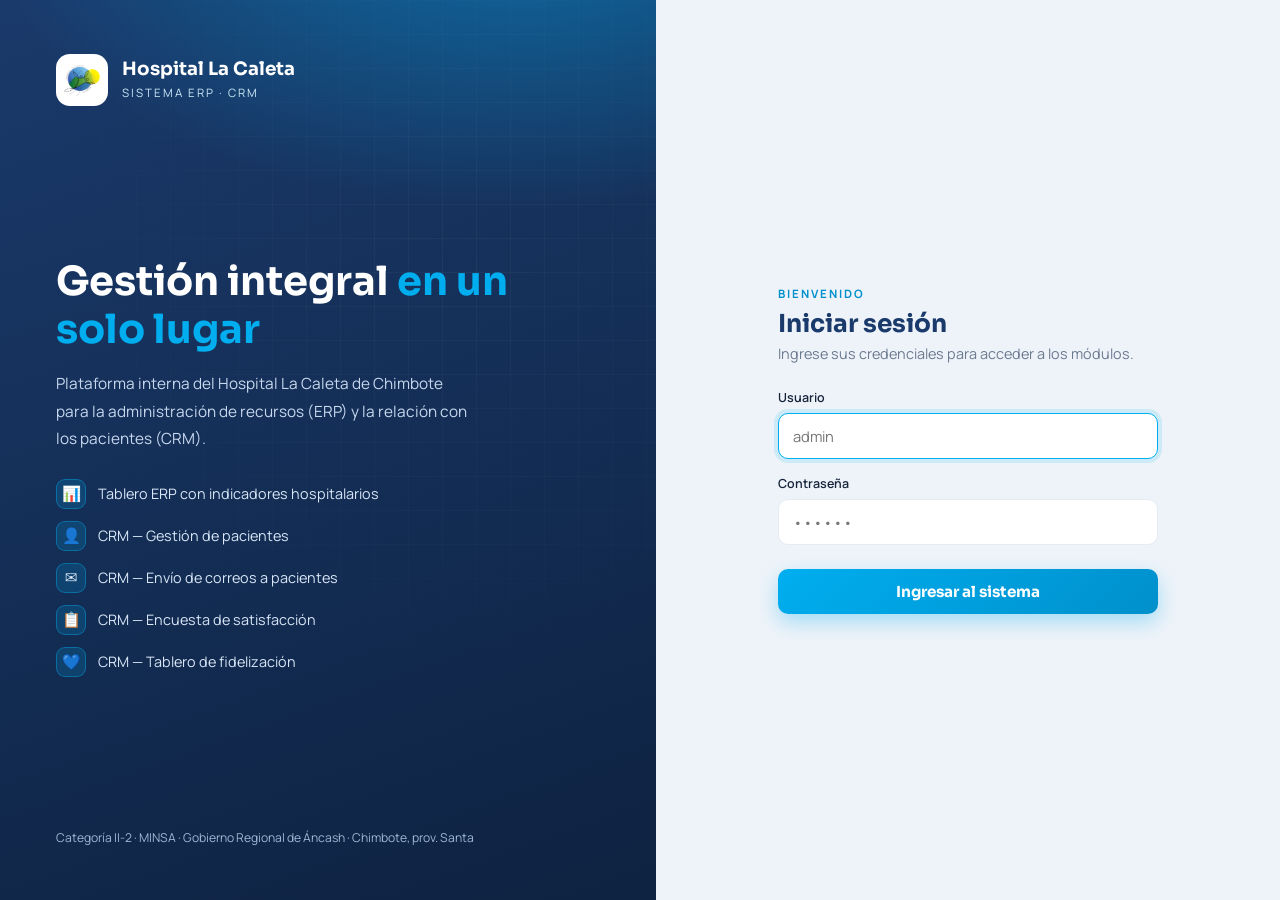
<file: hospital-sistema/crm-email.html>
<!DOCTYPE html>
<html lang="es">
<head>
  <meta charset="UTF-8"/>
  <meta name="viewport" content="width=device-width, initial-scale=1.0"/>
  <title>CRM · Correos — Hospital La Caleta</title>
  <link rel="icon" type="image/png" href="logo.png"/>
  <link rel="stylesheet" href="sistema.css"/>
  <style>
    .btn-del-mail {
      border:none; cursor:pointer; background:var(--bad-bg); color:var(--bad);
      width:24px; height:24px; border-radius:7px; font-size:.75rem; font-weight:700;
      flex-shrink:0; transition:background .15s;
    }
    .btn-del-mail:hover { background:#f7d3cf; }
    .tag-demo {
      font-size:.6rem; font-weight:700; padding:2px 7px; border-radius:20px;
      background:var(--warn-bg); color:var(--warn); letter-spacing:.5px;
    }
  </style>
</head>
<body>
  <div class="backdrop"></div>
  <div class="app">
 
    <!-- ===== SIDEBAR ===== -->
    <aside class="sidebar">
      <div class="side-brand">
        <div class="mark" onclick="cerrarSesionEIrInicio()" style="cursor:pointer" title="Ir al inicio (cerrar sesión)">✚</div>
        <div><h2>La Caleta</h2><span>ERP · CRM</span></div>
      </div>
      <div class="side-group">ERP — Gestión</div>
      <a class="side-link" id="linkDashboard" href="erp.html"><span class="ic">📊</span> Dashboard</a>
      <div class="side-group">CRM — Pacientes</div>
      <a class="side-link active" href="crm-email.html"><span class="ic">✉️</span> Correos</a>
      <a class="side-link" href="crm-fidelizacion.html"><span class="ic">💙</span> Fidelización</a>
      <a class="side-link" href="crm-encuesta.html"><span class="ic">📋</span> Encuesta</a>
      <a class="side-link" href="crm-pacientes.html"><span class="ic">👤</span> Pacientes</a>
      <div class="side-foot">
        <p class="note">Datos de demostración.<br>Hospital La Caleta · Chimbote, Áncash.</p>
      </div>
    </aside>
 
    <!-- ===== MAIN ===== -->
    <div class="main">
      <header class="topbar">
        <div style="display:flex;align-items:center;gap:14px">
          <button class="menu-toggle" data-menu-toggle>☰</button>
          <div class="crumb">CRM &nbsp;/&nbsp; <b>Correos</b></div>
        </div>
        <div class="top-right">
          <div class="user-chip">
            <div class="avatar" data-avatar>DG</div>
            <div class="meta"><strong data-username>Usuario</strong><span data-userrole>Rol</span></div>
          </div>
          <button class="logout-btn" onclick="Auth.logout()">Salir</button>
        </div>
      </header>
 
      <section class="content">
        <div class="page-head">
          <h1>Módulo de Correos — CRM</h1>
          <p>Comunicación con pacientes: recordatorios, resultados, campañas y encuestas (envío simulado)</p>
        </div>
 
        <!-- KPIs de campaña -->
        <div class="kpi-grid">
          <div class="kpi">
            <div class="kpi-top"><div class="kpi-ic">📤</div></div>
            <div class="kpi-val" id="kEnviados">0</div>
            <div class="kpi-label">Correos enviados</div>
          </div>
          <div class="kpi">
            <div class="kpi-top"><div class="kpi-ic">👀</div><span class="tag-demo">demo</span></div>
            <div class="kpi-val">68%</div>
            <div class="kpi-label">Tasa de apertura (prom.)</div>
          </div>
          <div class="kpi">
            <div class="kpi-top"><div class="kpi-ic">👥</div></div>
            <div class="kpi-val" id="kPacientes">0</div>
            <div class="kpi-label">Pacientes con correo</div>
          </div>
          <div class="kpi">
            <div class="kpi-top"><div class="kpi-ic">🔁</div><span class="tag-demo">demo</span></div>
            <div class="kpi-val">4</div>
            <div class="kpi-label">Plantillas activas</div>
          </div>
        </div>
 
        <!-- Compositor + Enviados -->
        <div class="mail-layout">
 
          <!-- Compositor -->
          <div class="card2 composer">
            <div class="c-head"><h3>Redactar correo</h3></div>
 
            <div class="field">
              <label>Plantilla rápida</label>
              <div class="tpl-row" id="tplRow"></div>
            </div>
 
            <div class="field">
              <label for="dest">Destinatario (paciente)</label>
              <select id="dest"></select>
            </div>
            <div class="field">
              <label for="asunto">Asunto</label>
              <input type="text" id="asunto" placeholder="Asunto del correo"/>
            </div>
            <div class="field">
              <label for="cuerpo">Mensaje</label>
              <textarea id="cuerpo" placeholder="Escriba el mensaje… use {nombre} y {espec} como variables"></textarea>
            </div>
            <button class="btn2" id="btnEnviar">✉️ Enviar correo</button>
            <button class="btn2 ghost" id="btnLimpiar">Limpiar</button>
          </div>
 
          <!-- Enviados -->
          <div class="card2">
            <div class="c-head">
              <h3>Bandeja de enviados</h3>
              <span class="c-sub" id="contadorEnviados">0 correos</span>
            </div>
            <div id="listaEnviados"></div>
          </div>
 
        </div>
      </section>
    </div>
  </div>
 
  <script src="sistema.js"></script>
  <script>
    Auth.require();
    renderUserChip();
    initSidebar();
 
    /* Ocultar enlace al Dashboard ERP si el usuario no es Administrador */
    (function ocultarDashboardSiNoAdmin(){
      const s = Auth.current();
      if (!s || s.rol !== 'Administrador') {
        const l = document.getElementById('linkDashboard');
        if (l) l.style.display = 'none';
      }
    })();
 
    /* ¿El usuario actual es administrador? Solo el admin puede eliminar. */
    const _sesion = Auth.current();
    const esAdmin = !!(_sesion && _sesion.rol === 'Administrador');
 
    const dest   = document.getElementById('dest');
    const asunto = document.getElementById('asunto');
    const cuerpo = document.getElementById('cuerpo');
    const tplRow = document.getElementById('tplRow');
    const lista  = document.getElementById('listaEnviados');
 
    /* ===== Cargar pacientes reales (lc_pacientes). Solo se puede enviar correo
       a quienes tengan email. La lista inicia vacía hasta que se registren pacientes. ===== */
    function cargarPacientes() {
      let arr = null;
      try { arr = JSON.parse(Store.get('lc_pacientes')); } catch(e) { arr = null; }
      return arr || [];
    }
 
    const pacientes = cargarPacientes();
    const conCorreo = pacientes.filter(p => p.email && p.email.trim());
 
    document.getElementById('kPacientes').textContent = conCorreo.length;
 
    /* Llenar destinatarios (solo los que tienen correo) */
    if (conCorreo.length) {
      dest.innerHTML = conCorreo.map((p,i) =>
        `<option value="${i}">${p.nombre} — ${p.email} (${p.espec})</option>`).join('');
    } else {
      dest.innerHTML = '<option value="">No hay pacientes con correo — registre uno en el módulo Pacientes</option>';
    }
 
    /* Plantillas */
    Object.keys(DEMO.plantillas).forEach(nombre => {
      const chip = document.createElement('div');
      chip.className = 'tpl-chip';
      chip.textContent = nombre;
      chip.onclick = () => aplicarPlantilla(nombre);
      tplRow.appendChild(chip);
    });
 
    function pacienteSel() { return conCorreo[+dest.value]; }
 
    function rellenar(txt) {
      const p = pacienteSel();
      if (!p) return txt;
      return txt.replace(/{nombre}/g, p.nombre.split(' ')[0])
                .replace(/{espec}/g, p.espec);
    }
 
    function aplicarPlantilla(nombre) {
      asunto.value = nombre;
      cuerpo.value = rellenar(DEMO.plantillas[nombre]);
    }
 
    /* Enviados (persistidos) */
    function getEnviados() {
      let arr;
      try { arr = JSON.parse(Store.get('lc_enviados')) || []; } catch(e){ return []; }
      /* Repara correos antiguos que no tengan id, para poder eliminarlos */
      let cambiado = false;
      arr.forEach((m, i) => {
        if (!m.id) { m.id = 'old-' + i + '-' + Date.now(); cambiado = true; }
      });
      if (cambiado) setEnviados(arr);
      return arr;
    }
    function setEnviados(arr) { Store.set('lc_enviados', JSON.stringify(arr)); }
 
    function pintarEnviados() {
      const arr = getEnviados();
      document.getElementById('kEnviados').textContent = arr.length;
      document.getElementById('contadorEnviados').textContent = arr.length + ' correos';
      if (!arr.length) {
        lista.innerHTML = '<p style="color:var(--muted);font-size:.85rem;padding:12px 0">Aún no hay correos enviados. Redacte uno y presione «Enviar».</p>';
        return;
      }
      lista.innerHTML = arr.slice().reverse().map(m => `
        <div class="sent-item">
          <div class="s-top">
            <span class="s-to">${m.to}</span>
            <span style="display:flex;align-items:center;gap:8px">
              <span class="s-time">${m.time}</span>
              ${esAdmin ? `<button class="btn-del-mail" title="Eliminar correo" onclick="eliminarEnviado('${m.id}')">✕</button>` : ''}
            </span>
          </div>
          <div class="s-subj">${m.subject}</div>
          <div class="s-body">${m.body.replace(/\n/g,' ').slice(0,120)}…</div>
        </div>`).join('');
    }
 
    window.eliminarEnviado = function(id) {
      if (!esAdmin) { toast('Solo el administrador puede eliminar'); return; }
      if (!confirm('¿Eliminar este correo de la bandeja de enviados?')) return;
      let arr = getEnviados();
      arr = arr.filter(m => m.id !== id);
      setEnviados(arr);
      pintarEnviados();
      toast('Correo eliminado');
    };
 
    document.getElementById('btnEnviar').onclick = () => {
      const p = pacienteSel();
      if (!p) { toast('No hay un paciente con correo seleccionado'); return; }
      if (!asunto.value.trim() || !cuerpo.value.trim()) {
        toast('Complete asunto y mensaje'); return;
      }
      const arr = getEnviados();
      arr.push({
        id: Date.now() + '-' + Math.random().toString(36).slice(2,7),
        to: p.nombre + ' <' + p.email + '>',
        subject: asunto.value.trim(),
        body: cuerpo.value.trim(),
        time: new Date().toLocaleString('es-PE', { day:'2-digit', month:'short', hour:'2-digit', minute:'2-digit' })
      });
      setEnviados(arr);
      pintarEnviados();
      toast('Correo enviado a ' + p.nombre.split(' ')[0]);
      asunto.value = ''; cuerpo.value = '';
    };
 
    document.getElementById('btnLimpiar').onclick = () => { asunto.value=''; cuerpo.value=''; };
 
    pintarEnviados();

    function cerrarSesionEIrInicio() {
      Store.del('lc_session');        // cierra la sesión
      window.location.href = '../index.html';  // va a la página principal
    }
  </script>
</body>
</html>
</file>
<file: hospital-sistema/sistema.css>
@import url('https://fonts.googleapis.com/css2?family=Manrope:wght@400;500;600;700;800&family=Sora:wght@600;700;800&display=swap');
 
:root {
  --azul:      #1a3a6b;
  --azul-o:    #122a52;
  --azul-2:    #0e2241;
  --cel:       #00aeef;
  --cel-d:     #0090cc;
  --cel2:      #cce8f7;
  --cel-soft:  #e0f5fd;
  --bg:        #eef3f9;
  --panel:     #ffffff;
  --ink:       #16243a;
  --muted:     #6b7a90;
  --line:      #e4ebf3;
  --ok:        #1fae6b;
  --ok-bg:     #e4f7ee;
  --warn:      #e8a32c;
  --warn-bg:   #fdf3e1;
  --bad:       #e2574c;
  --bad-bg:    #fbe9e7;
  --shadow:    0 2px 14px rgba(26,58,107,.08);
  --shadow-lg: 0 18px 50px rgba(14,34,65,.28);
  --radius:    14px;
}
 
* { margin: 0; padding: 0; box-sizing: border-box; }
 
html { scroll-behavior: smooth; }
 
body {
  font-family: 'Manrope', system-ui, sans-serif;
  color: var(--ink);
  background: var(--bg);
  -webkit-font-smoothing: antialiased;
}
 
h1, h2, h3, h4 { font-family: 'Sora', sans-serif; line-height: 1.2; }
 
a { color: inherit; text-decoration: none; }
 
/* =====================================================
   LOGIN
   ===================================================== */
.login-body {
  min-height: 100vh;
  display: grid;
  grid-template-columns: 1.05fr 1fr;
  background: var(--bg);
}
 
/* Panel izquierdo de marca */
.login-brand {
  position: relative;
  overflow: hidden;
  color: #fff;
  padding: 54px 56px;
  display: flex;
  flex-direction: column;
  justify-content: space-between;
  background:
    radial-gradient(900px 500px at 80% -10%, rgba(0,174,239,.45), transparent 60%),
    linear-gradient(160deg, var(--azul) 0%, var(--azul-2) 100%);
}
/* Trama médica sutil de fondo */
.login-brand::after {
  content: "";
  position: absolute;
  inset: 0;
  background-image:
    linear-gradient(rgba(255,255,255,.04) 1px, transparent 1px),
    linear-gradient(90deg, rgba(255,255,255,.04) 1px, transparent 1px);
  background-size: 34px 34px;
  mask-image: radial-gradient(600px 600px at 70% 30%, #000, transparent 75%);
  pointer-events: none;
}
.login-brand > * { position: relative; z-index: 1; }
 
.brand-top { display: flex; align-items: center; gap: 14px; }
.brand-mark {
  width: 52px; height: 52px; border-radius: 14px;
  display: grid; place-items: center;
  background: rgba(255,255,255,.12);
  border: 1px solid rgba(255,255,255,.2);
  font-size: 1.6rem;
}
.brand-top h2 { font-size: 1.15rem; font-weight: 700; }
.brand-top span { font-size: .72rem; letter-spacing: 2px; color: var(--cel2); text-transform: uppercase; }
 
.brand-hero h1 { font-size: 2.5rem; margin-bottom: 16px; }
.brand-hero h1 em { color: var(--cel); font-style: normal; }
.brand-hero p { color: #c7d8ee; line-height: 1.8; max-width: 420px; font-size: .96rem; }
 
.brand-feats { display: flex; flex-direction: column; gap: 12px; margin-top: 26px; }
.brand-feat { display: flex; gap: 12px; align-items: center; font-size: .9rem; color: #d8e6f6; }
.brand-feat .dot {
  width: 30px; height: 30px; border-radius: 9px; flex-shrink: 0;
  display: grid; place-items: center; font-size: .95rem;
  background: rgba(0,174,239,.18); border: 1px solid rgba(0,174,239,.4);
}
 
.brand-foot { font-size: .76rem; color: #9fb6d4; }
 
/* Panel derecho del formulario */
.login-form-wrap {
  display: grid;
  place-items: center;
  padding: 40px;
}
.login-card {
  width: 100%;
  max-width: 380px;
}
.login-card .eyebrow {
  font-size: .72rem; letter-spacing: 2px; text-transform: uppercase;
  color: var(--cel-d); font-weight: 700; margin-bottom: 8px; display: block;
}
.login-card h3 { font-size: 1.55rem; color: var(--azul); margin-bottom: 6px; }
.login-card .sub { color: var(--muted); font-size: .9rem; margin-bottom: 26px; }
 
.field { margin-bottom: 16px; }
.field label {
  display: block; font-size: .78rem; font-weight: 600;
  color: var(--ink); margin-bottom: 7px;
}
.field input, .field select {
  width: 100%; padding: 12px 14px; font-size: .92rem; font-family: inherit;
  border: 1.5px solid var(--line); border-radius: 10px; background: #fff;
  transition: border-color .15s, box-shadow .15s;
}
.field input:focus, .field select:focus {
  outline: none; border-color: var(--cel);
  box-shadow: 0 0 0 4px rgba(0,174,239,.14);
}
 
.btn-full {
  width: 100%; padding: 13px; border: none; cursor: pointer;
  font-family: 'Sora', sans-serif; font-weight: 700; font-size: .95rem; color: #fff;
  border-radius: 10px; margin-top: 8px;
  background: linear-gradient(135deg, var(--cel), var(--cel-d));
  box-shadow: 0 8px 20px rgba(0,174,239,.32);
  transition: transform .12s, box-shadow .2s;
}
.btn-full:hover { transform: translateY(-1px); box-shadow: 0 12px 26px rgba(0,174,239,.42); }
.btn-full:active { transform: translateY(0); }
 
.login-error {
  display: none; margin-top: 14px; padding: 10px 12px; font-size: .82rem;
  background: var(--bad-bg); color: var(--bad); border-radius: 9px;
  border: 1px solid #f3c9c4;
}
.login-error.show { display: block; }
 
.login-hint {
  margin-top: 22px; padding: 13px 14px; border-radius: 10px;
  background: var(--cel-soft); border: 1px dashed #9fd8f3;
  font-size: .78rem; color: #2a5a78; line-height: 1.7;
}
.login-hint b { color: var(--azul); }
 
/* =====================================================
   LAYOUT DEL PANEL (sidebar + topbar)
   ===================================================== */
.app { display: grid; grid-template-columns: 256px 1fr; min-height: 100vh; }
 
.sidebar {
  background: linear-gradient(180deg, var(--azul) 0%, var(--azul-2) 100%);
  color: #fff; padding: 22px 16px; position: sticky; top: 0; height: 100vh;
  display: flex; flex-direction: column;
}
.side-brand { display: flex; align-items: center; gap: 11px; padding: 4px 8px 20px; }
.side-brand .mark {
  width: 40px; height: 40px; border-radius: 11px; flex-shrink: 0;
  display: grid; place-items: center; font-size: 1.25rem;
  background: rgba(0,174,239,.2); border: 1px solid rgba(0,174,239,.4);
}
.side-brand h2 { font-size: .98rem; }
.side-brand span { font-size: .64rem; letter-spacing: 1.5px; color: var(--cel2); text-transform: uppercase; }
 
.side-group { font-size: .66rem; letter-spacing: 2px; text-transform: uppercase;
  color: #7f9bc4; margin: 18px 12px 8px; }
 
.side-link {
  display: flex; align-items: center; gap: 12px; padding: 11px 13px; border-radius: 10px;
  color: #c6d6ec; font-size: .9rem; font-weight: 500; margin-bottom: 3px;
  transition: background .15s, color .15s;
}
.side-link .ic { width: 20px; text-align: center; font-size: 1.05rem; }
.side-link:hover { background: rgba(255,255,255,.07); color: #fff; }
.side-link.active {
  background: linear-gradient(135deg, rgba(0,174,239,.9), rgba(0,144,204,.9));
  color: #fff; box-shadow: 0 6px 16px rgba(0,174,239,.3);
}
 
.side-foot { margin-top: auto; padding-top: 16px; border-top: 1px solid rgba(255,255,255,.1); }
.side-foot .note { font-size: .68rem; color: #8aa3c7; line-height: 1.6; padding: 0 10px; }
 
.main { display: flex; flex-direction: column; min-width: 0; }
 
.topbar {
  background: var(--panel); border-bottom: 1px solid var(--line);
  padding: 15px 30px; display: flex; align-items: center; justify-content: space-between;
  position: sticky; top: 0; z-index: 20;
}
.topbar .crumb { font-size: .8rem; color: var(--muted); }
.topbar .crumb b { color: var(--azul); font-family: 'Sora', sans-serif; }
.top-right { display: flex; align-items: center; gap: 14px; }
.search-mini {
  border: 1.5px solid var(--line); border-radius: 9px; padding: 8px 12px;
  font-size: .82rem; width: 220px; font-family: inherit;
}
.search-mini:focus { outline: none; border-color: var(--cel); }
.user-chip { display: flex; align-items: center; gap: 10px; }
.avatar {
  width: 38px; height: 38px; border-radius: 50%; flex-shrink: 0;
  display: grid; place-items: center; font-weight: 700; color: #fff; font-size: .85rem;
  background: linear-gradient(135deg, var(--cel), var(--azul));
}
.user-chip .meta strong { display: block; font-size: .82rem; }
.user-chip .meta span { font-size: .7rem; color: var(--muted); }
.logout-btn {
  border: 1.5px solid var(--line); background: #fff; cursor: pointer;
  padding: 8px 14px; border-radius: 9px; font-size: .8rem; font-weight: 600;
  color: var(--bad); font-family: inherit; transition: background .15s;
}
.logout-btn:hover { background: var(--bad-bg); }
 
.content { padding: 26px 30px 50px; }
 
.page-head { margin-bottom: 22px; }
.page-head h1 { font-size: 1.5rem; color: var(--azul); }
.page-head p { font-size: .88rem; color: var(--muted); margin-top: 4px; }
 
/* =====================================================
   COMPONENTES
   ===================================================== */
.kpi-grid { display: grid; grid-template-columns: repeat(4, 1fr); gap: 16px; margin-bottom: 22px; }
.kpi {
  background: var(--panel); border-radius: var(--radius); padding: 18px 18px 16px;
  box-shadow: var(--shadow); border: 1px solid var(--line); position: relative; overflow: hidden;
}
.kpi::before { content: ""; position: absolute; left: 0; top: 0; bottom: 0; width: 4px; background: var(--cel); }
.kpi .kpi-top { display: flex; align-items: center; justify-content: space-between; margin-bottom: 10px; }
.kpi .kpi-ic {
  width: 40px; height: 40px; border-radius: 11px; display: grid; place-items: center;
  font-size: 1.2rem; background: var(--cel-soft); color: var(--azul);
}
.kpi .kpi-val { font-family: 'Sora', sans-serif; font-size: 1.85rem; font-weight: 800; color: var(--azul); }
.kpi .kpi-label { font-size: .78rem; color: var(--muted); margin-top: 2px; }
.kpi .kpi-trend { font-size: .72rem; font-weight: 700; padding: 3px 8px; border-radius: 20px; }
.trend-up { color: var(--ok); background: var(--ok-bg); }
.trend-down { color: var(--bad); background: var(--bad-bg); }
.trend-flat { color: var(--muted); background: #eef2f7; }
 
.grid-2 { display: grid; grid-template-columns: 1fr 1fr; gap: 16px; }
.grid-3 { display: grid; grid-template-columns: repeat(3, 1fr); gap: 16px; }
.grid-23 { display: grid; grid-template-columns: 1.6fr 1fr; gap: 16px; }
 
.card2 {
  background: var(--panel); border-radius: var(--radius); padding: 20px;
  box-shadow: var(--shadow); border: 1px solid var(--line); margin-bottom: 16px;
}
.card2 .c-head { display: flex; align-items: center; justify-content: space-between; margin-bottom: 14px; }
.card2 .c-head h3 { font-size: 1rem; color: var(--azul); }
.card2 .c-head .c-sub { font-size: .76rem; color: var(--muted); }
 
.chart-holder { position: relative; height: 250px; }
.chart-holder.sm { height: 210px; }
 
table.tbl { width: 100%; border-collapse: collapse; font-size: .84rem; }
table.tbl th {
  text-align: left; font-weight: 700; color: var(--muted); font-size: .72rem;
  text-transform: uppercase; letter-spacing: .5px; padding: 10px 12px; border-bottom: 2px solid var(--line);
}
table.tbl td { padding: 12px; border-bottom: 1px solid var(--line); }
table.tbl tr:last-child td { border-bottom: none; }
table.tbl tr:hover td { background: #f7fafd; }
 
.badge {
  display: inline-block; font-size: .7rem; font-weight: 700; padding: 4px 10px; border-radius: 20px;
}
.b-ok { color: var(--ok); background: var(--ok-bg); }
.b-warn { color: var(--warn); background: var(--warn-bg); }
.b-bad { color: var(--bad); background: var(--bad-bg); }
.b-info { color: var(--cel-d); background: var(--cel-soft); }
 
.bar-mini { height: 7px; border-radius: 6px; background: #eef2f7; overflow: hidden; min-width: 90px; }
.bar-mini > i { display: block; height: 100%; border-radius: 6px; background: linear-gradient(90deg, var(--cel), var(--azul)); }
 
.tag-soft {
  display: inline-flex; align-items: center; gap: 6px; font-size: .74rem; font-weight: 600;
  color: var(--azul); background: var(--cel-soft); padding: 5px 11px; border-radius: 8px;
}
 
/* botones genéricos */
.btn2 {
  border: none; cursor: pointer; font-family: 'Manrope', sans-serif; font-weight: 700;
  font-size: .84rem; padding: 10px 18px; border-radius: 10px; color: #fff;
  background: linear-gradient(135deg, var(--cel), var(--cel-d));
  box-shadow: 0 6px 16px rgba(0,174,239,.28); transition: transform .12s;
}
.btn2:hover { transform: translateY(-1px); }
.btn2.ghost { background: #fff; color: var(--azul); border: 1.5px solid var(--line); box-shadow: none; }
.btn2.ghost:hover { background: #f5f9fd; }
.btn2.sm { padding: 7px 13px; font-size: .76rem; }
 
/* =====================================================
   CRM — EMAIL
   ===================================================== */
.mail-layout { display: grid; grid-template-columns: 1.1fr 1.4fr; gap: 16px; align-items: start; }
 
.composer .field { margin-bottom: 13px; }
.composer textarea {
  width: 100%; min-height: 150px; resize: vertical; padding: 12px 14px; font-size: .9rem;
  font-family: inherit; border: 1.5px solid var(--line); border-radius: 10px; line-height: 1.6;
}
.composer textarea:focus { outline: none; border-color: var(--cel); box-shadow: 0 0 0 4px rgba(0,174,239,.14); }
 
.tpl-row { display: flex; flex-wrap: wrap; gap: 8px; margin-bottom: 4px; }
.tpl-chip {
  cursor: pointer; font-size: .76rem; font-weight: 600; padding: 7px 12px; border-radius: 20px;
  background: #fff; border: 1.5px solid var(--line); color: var(--azul); transition: all .15s;
}
.tpl-chip:hover { border-color: var(--cel); background: var(--cel-soft); }
 
.sent-item { padding: 13px 14px; border: 1px solid var(--line); border-radius: 11px; margin-bottom: 10px; background: #fff; }
.sent-item .s-top { display: flex; justify-content: space-between; align-items: center; margin-bottom: 5px; }
.sent-item .s-to { font-weight: 700; font-size: .86rem; color: var(--azul); }
.sent-item .s-time { font-size: .72rem; color: var(--muted); }
.sent-item .s-subj { font-size: .82rem; font-weight: 600; }
.sent-item .s-body { font-size: .78rem; color: var(--muted); margin-top: 3px; line-height: 1.5; }
 
.toast {
  position: fixed; bottom: 26px; right: 26px; z-index: 60;
  background: var(--azul); color: #fff; padding: 14px 20px; border-radius: 12px;
  box-shadow: var(--shadow-lg); font-size: .88rem; font-weight: 600;
  display: flex; align-items: center; gap: 10px;
  transform: translateY(140%); opacity: 0; transition: transform .35s, opacity .35s;
}
.toast.show { transform: translateY(0); opacity: 1; }
 
/* =====================================================
   RESPONSIVE
   ===================================================== */
@media (max-width: 1100px) {
  .kpi-grid { grid-template-columns: repeat(2, 1fr); }
  .grid-2, .grid-3, .grid-23, .mail-layout { grid-template-columns: 1fr; }
}
@media (max-width: 860px) {
  .login-body { grid-template-columns: 1fr; }
  .login-brand { display: none; }
  .app { grid-template-columns: 1fr; }
  .sidebar {
    position: fixed; z-index: 50; width: 256px; left: 0; top: 0;
    transform: translateX(-105%); transition: transform .3s;
  }
  .sidebar.open { transform: translateX(0); }
  .menu-toggle { display: grid !important; }
}
@media (max-width: 540px) {
  .kpi-grid { grid-template-columns: 1fr; }
  .content { padding: 18px 16px 40px; }
  .topbar { padding: 13px 16px; }
  .search-mini { display: none; }
}
 
.menu-toggle {
  display: none; width: 40px; height: 40px; border-radius: 10px; cursor: pointer;
  place-items: center; background: var(--cel-soft); color: var(--azul); border: none; font-size: 1.2rem;
}
.backdrop {
  display: none; position: fixed; inset: 0; background: rgba(14,34,65,.45); z-index: 40;
}
.backdrop.show { display: block; }
 
/* =====================================================
   LOGO en el cuadro de marca del sidebar (en vez de ✚)
   ===================================================== */
.side-brand .mark {
  background-color: #fff;
  background-image: url('logo.png');
  background-size: contain;
  background-repeat: no-repeat;
  background-position: center;
  border-color: rgba(255,255,255,.35);
  color: transparent;
  font-size: 0;
}
 
/* =====================================================
   RESPONSIVE AMPLIADO — topbar, tablas y gráficos en móvil
   ===================================================== */
 
/* Evitar desbordes horizontales en todo el sistema */
body { max-width: 100%; overflow-x: hidden; }
img, canvas { max-width: 100%; }
 
/* La topbar se mantiene visible y ordenada */
.topbar { position: -webkit-sticky; position: sticky; top: 0; gap: 10px; }
.top-right { flex-shrink: 1; min-width: 0; }
 
/* Tablas con scroll horizontal si no caben (no se desbordan) */
.tabla-scroll, .card2 { overflow-x: auto; }
table.tbl { min-width: 460px; }
 
/* Tablets y móviles anchos */
@media (max-width: 860px) {
  .content { padding: 22px 18px 44px; }
  .topbar { padding: 13px 18px; }
  .search-mini { width: 160px; }
}
 
/* Móviles: compactar la barra superior */
@media (max-width: 620px) {
  .topbar { padding: 12px 14px; gap: 8px; }
  .search-mini { display: none; }            /* el buscador se oculta para dar espacio */
  .user-chip .meta { display: none; }        /* ocultar nombre/rol: deja solo el avatar */
  .top-right { gap: 10px; }
  .logout-btn { padding: 7px 12px; font-size: .78rem; }
  .crumb { font-size: .74rem; }
 
  .page-head h1 { font-size: 1.25rem; }
  .kpi .kpi-val { font-size: 1.55rem; }
}
 
/* Móviles pequeños */
@media (max-width: 400px) {
  .content { padding: 16px 12px 36px; }
  .logout-btn { padding: 6px 10px; font-size: .74rem; }
  .menu-toggle { width: 36px; height: 36px; font-size: 1.1rem; }
}
</file>
